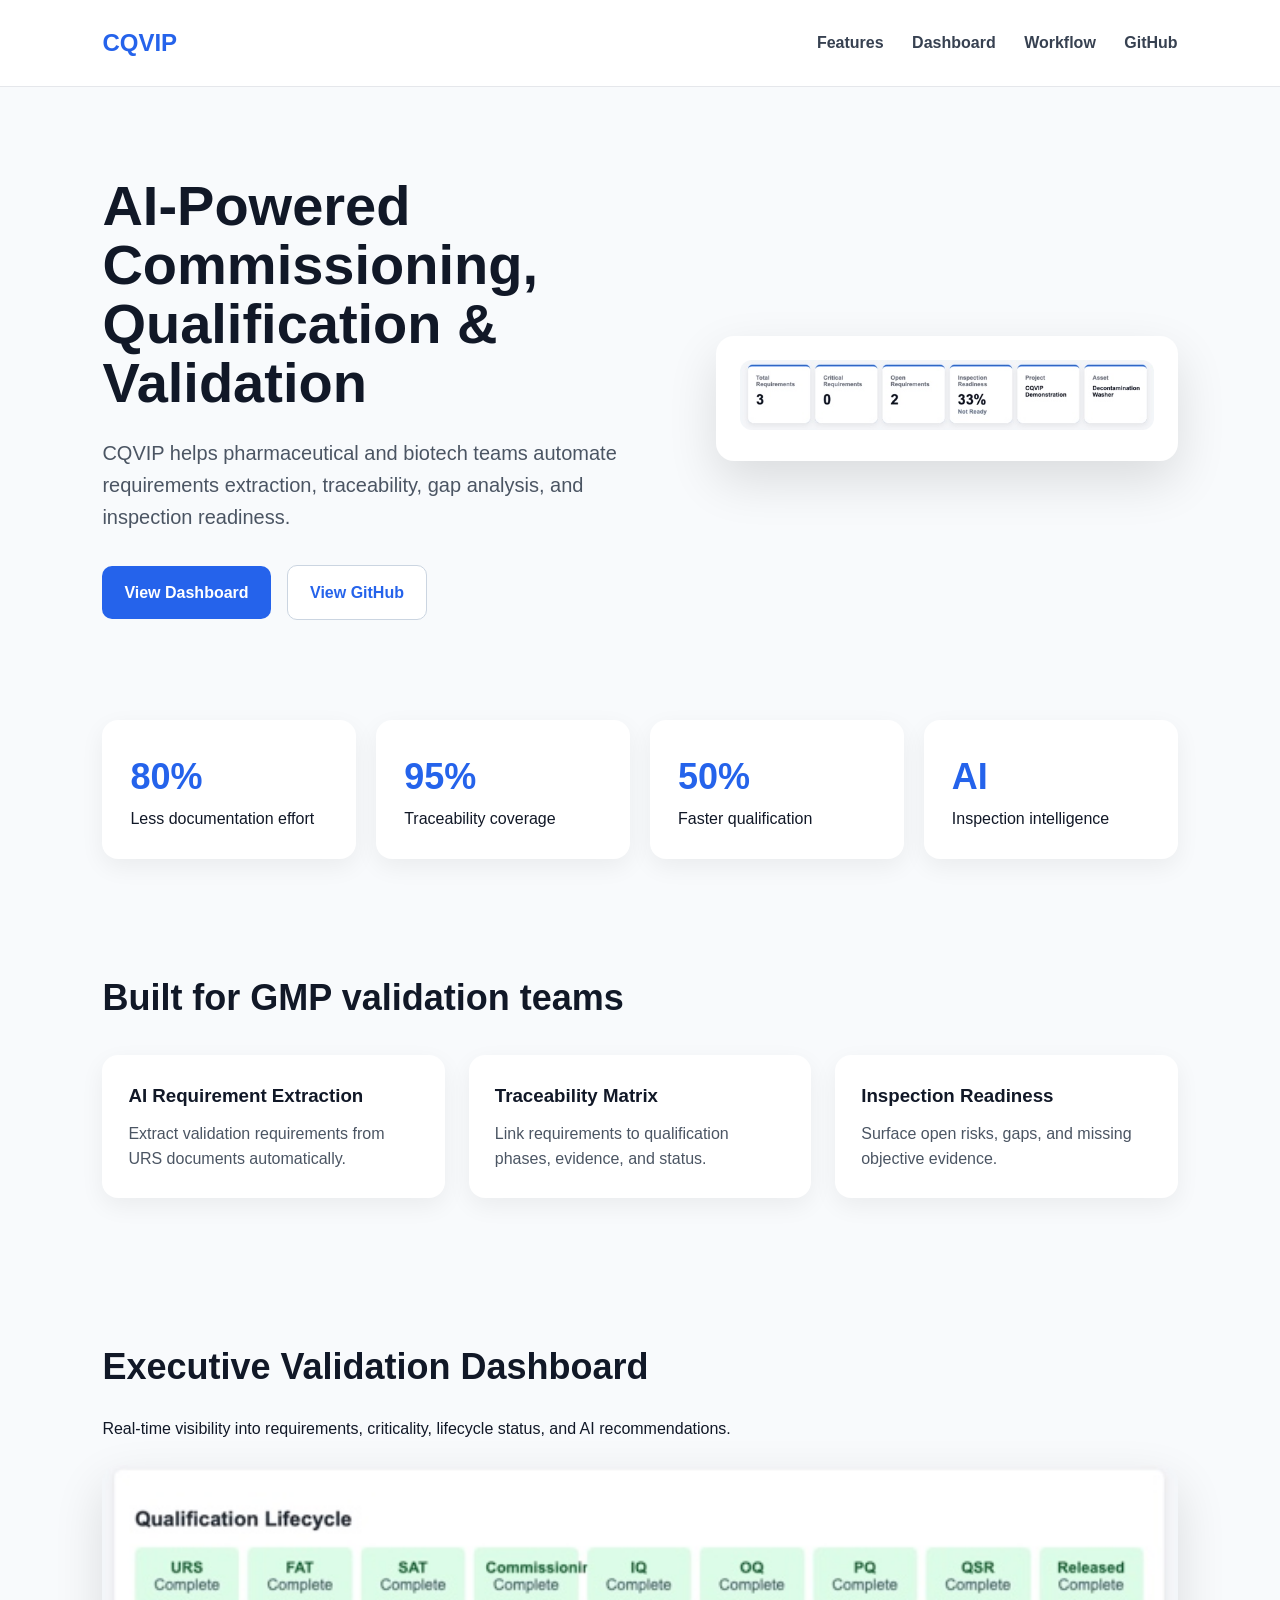
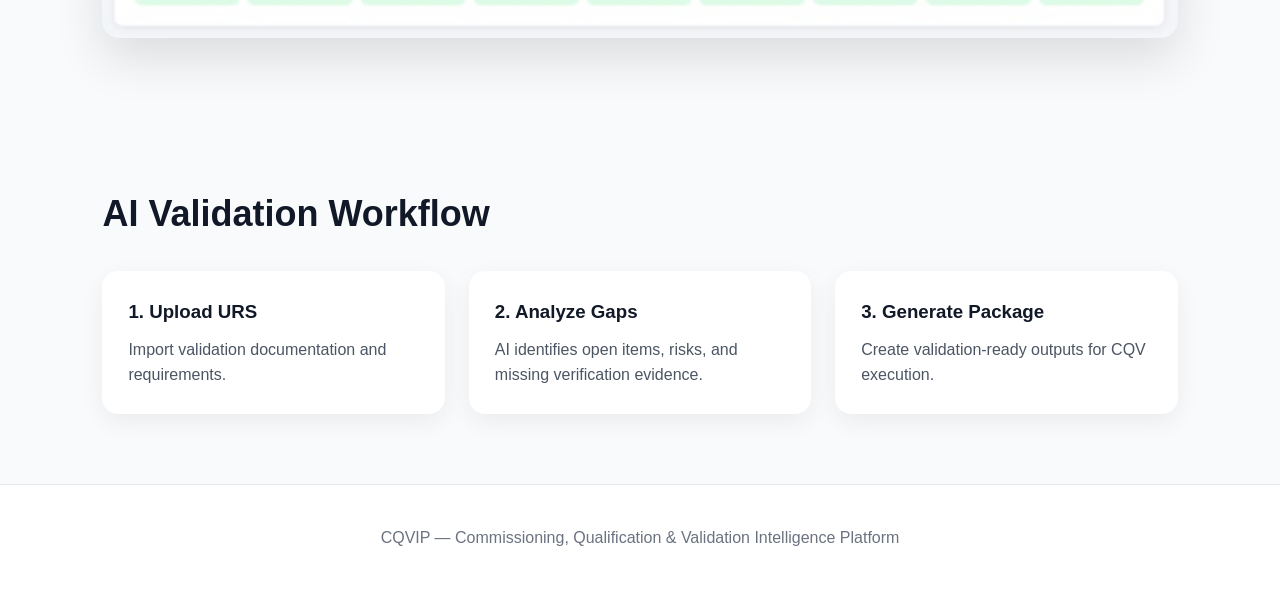
<file: index.html>
<!DOCTYPE html>
<html lang="en">
<head>
  <meta charset="UTF-8" />
  <meta name="viewport" content="width=device-width, initial-scale=1.0" />
  <title>CQVIP | AI Validation Intelligence</title>
  <style>
    * {
      box-sizing: border-box;
      margin: 0;
      padding: 0;
    }

    body {
      font-family: Arial, sans-serif;
      background: #f8fafc;
      color: #111827;
      line-height: 1.6;
    }

    header {
      padding: 24px 8%;
      display: flex;
      justify-content: space-between;
      align-items: center;
      background: white;
      border-bottom: 1px solid #e5e7eb;
      position: sticky;
      top: 0;
      z-index: 10;
    }

    .logo {
      font-size: 24px;
      font-weight: 800;
      color: #2563eb;
    }

    nav a {
      margin-left: 24px;
      text-decoration: none;
      color: #374151;
      font-weight: 600;
    }

    .hero {
      padding: 90px 8% 60px;
      display: grid;
      grid-template-columns: 1.1fr 0.9fr;
      gap: 50px;
      align-items: center;
    }

    .hero h1 {
      font-size: 56px;
      line-height: 1.05;
      margin-bottom: 24px;
    }

    .hero p {
      font-size: 20px;
      color: #4b5563;
      margin-bottom: 32px;
    }

    .buttons a {
      display: inline-block;
      padding: 14px 22px;
      border-radius: 10px;
      text-decoration: none;
      font-weight: 700;
      margin-right: 12px;
    }

    .primary {
      background: #2563eb;
      color: white;
    }

    .secondary {
      background: white;
      color: #2563eb;
      border: 1px solid #cbd5e1;
    }

    .mockup {
      background: white;
      padding: 24px;
      border-radius: 18px;
      box-shadow: 0 20px 50px rgba(0,0,0,0.12);
    }

    .mockup img {
      width: 100%;
      border-radius: 12px;
    }

    .stats {
      padding: 40px 8%;
      display: grid;
      grid-template-columns: repeat(4, 1fr);
      gap: 20px;
    }

    .stat {
      background: white;
      padding: 28px;
      border-radius: 16px;
      box-shadow: 0 8px 24px rgba(0,0,0,0.06);
    }

    .stat h2 {
      font-size: 36px;
      color: #2563eb;
    }

    .section {
      padding: 70px 8%;
    }

    .section h2 {
      font-size: 36px;
      margin-bottom: 20px;
    }

    .cards {
      display: grid;
      grid-template-columns: repeat(3, 1fr);
      gap: 24px;
      margin-top: 28px;
    }

    .card {
      background: white;
      padding: 26px;
      border-radius: 16px;
      box-shadow: 0 8px 24px rgba(0,0,0,0.06);
    }

    .card h3 {
      margin-bottom: 10px;
      color: #111827;
    }

    .card p {
      color: #4b5563;
    }

    .dashboard img {
      width: 100%;
      border-radius: 18px;
      box-shadow: 0 20px 50px rgba(0,0,0,0.12);
      margin-top: 24px;
    }

    footer {
      padding: 40px 8%;
      text-align: center;
      color: #6b7280;
      border-top: 1px solid #e5e7eb;
      background: white;
    }

    @media (max-width: 900px) {
      .hero,
      .stats,
      .cards {
        grid-template-columns: 1fr;
      }

      .hero h1 {
        font-size: 42px;
      }
    }
  </style>
</head>

<body>
  <header>
    <div class="logo">CQVIP</div>
    <nav>
      <a href="#features">Features</a>
      <a href="#dashboard">Dashboard</a>
      <a href="#workflow">Workflow</a>
      <a href="https://github.com/gjoanis/CQVIP">GitHub</a>
    </nav>
  </header>

  <section class="hero">
    <div>
      <h1>AI-Powered Commissioning, Qualification & Validation</h1>
      <p>
        CQVIP helps pharmaceutical and biotech teams automate requirements extraction,
        traceability, gap analysis, and inspection readiness.
      </p>
      <div class="buttons">
        <a class="primary" href="#dashboard">View Dashboard</a>
        <a class="secondary" href="https://github.com/gjoanis/CQVIP">View GitHub</a>
      </div>
    </div>

    <div class="mockup">
      <img src="screenshots/dashboard.png" alt="CQVIP Dashboard">
    </div>
  </section>

  <section class="stats">
    <div class="stat">
      <h2>80%</h2>
      <p>Less documentation effort</p>
    </div>
    <div class="stat">
      <h2>95%</h2>
      <p>Traceability coverage</p>
    </div>
    <div class="stat">
      <h2>50%</h2>
      <p>Faster qualification</p>
    </div>
    <div class="stat">
      <h2>AI</h2>
      <p>Inspection intelligence</p>
    </div>
  </section>

  <section id="features" class="section">
    <h2>Built for GMP validation teams</h2>

    <div class="cards">
      <div class="card">
        <h3>AI Requirement Extraction</h3>
        <p>Extract validation requirements from URS documents automatically.</p>
      </div>

      <div class="card">
        <h3>Traceability Matrix</h3>
        <p>Link requirements to qualification phases, evidence, and status.</p>
      </div>

      <div class="card">
        <h3>Inspection Readiness</h3>
        <p>Surface open risks, gaps, and missing objective evidence.</p>
      </div>
    </div>
  </section>

  <section id="dashboard" class="section dashboard">
    <h2>Executive Validation Dashboard</h2>
    <p>Real-time visibility into requirements, criticality, lifecycle status, and AI recommendations.</p>
    <img src="screenshots/executive.png" alt="CQVIP Executive Dashboard">
  </section>

  <section id="workflow" class="section">
    <h2>AI Validation Workflow</h2>

    <div class="cards">
      <div class="card">
        <h3>1. Upload URS</h3>
        <p>Import validation documentation and requirements.</p>
      </div>

      <div class="card">
        <h3>2. Analyze Gaps</h3>
        <p>AI identifies open items, risks, and missing verification evidence.</p>
      </div>

      <div class="card">
        <h3>3. Generate Package</h3>
        <p>Create validation-ready outputs for CQV execution.</p>
      </div>
    </div>
  </section>

  <footer>
    CQVIP — Commissioning, Qualification & Validation Intelligence Platform
  </footer>
</body>
</html>
</file>
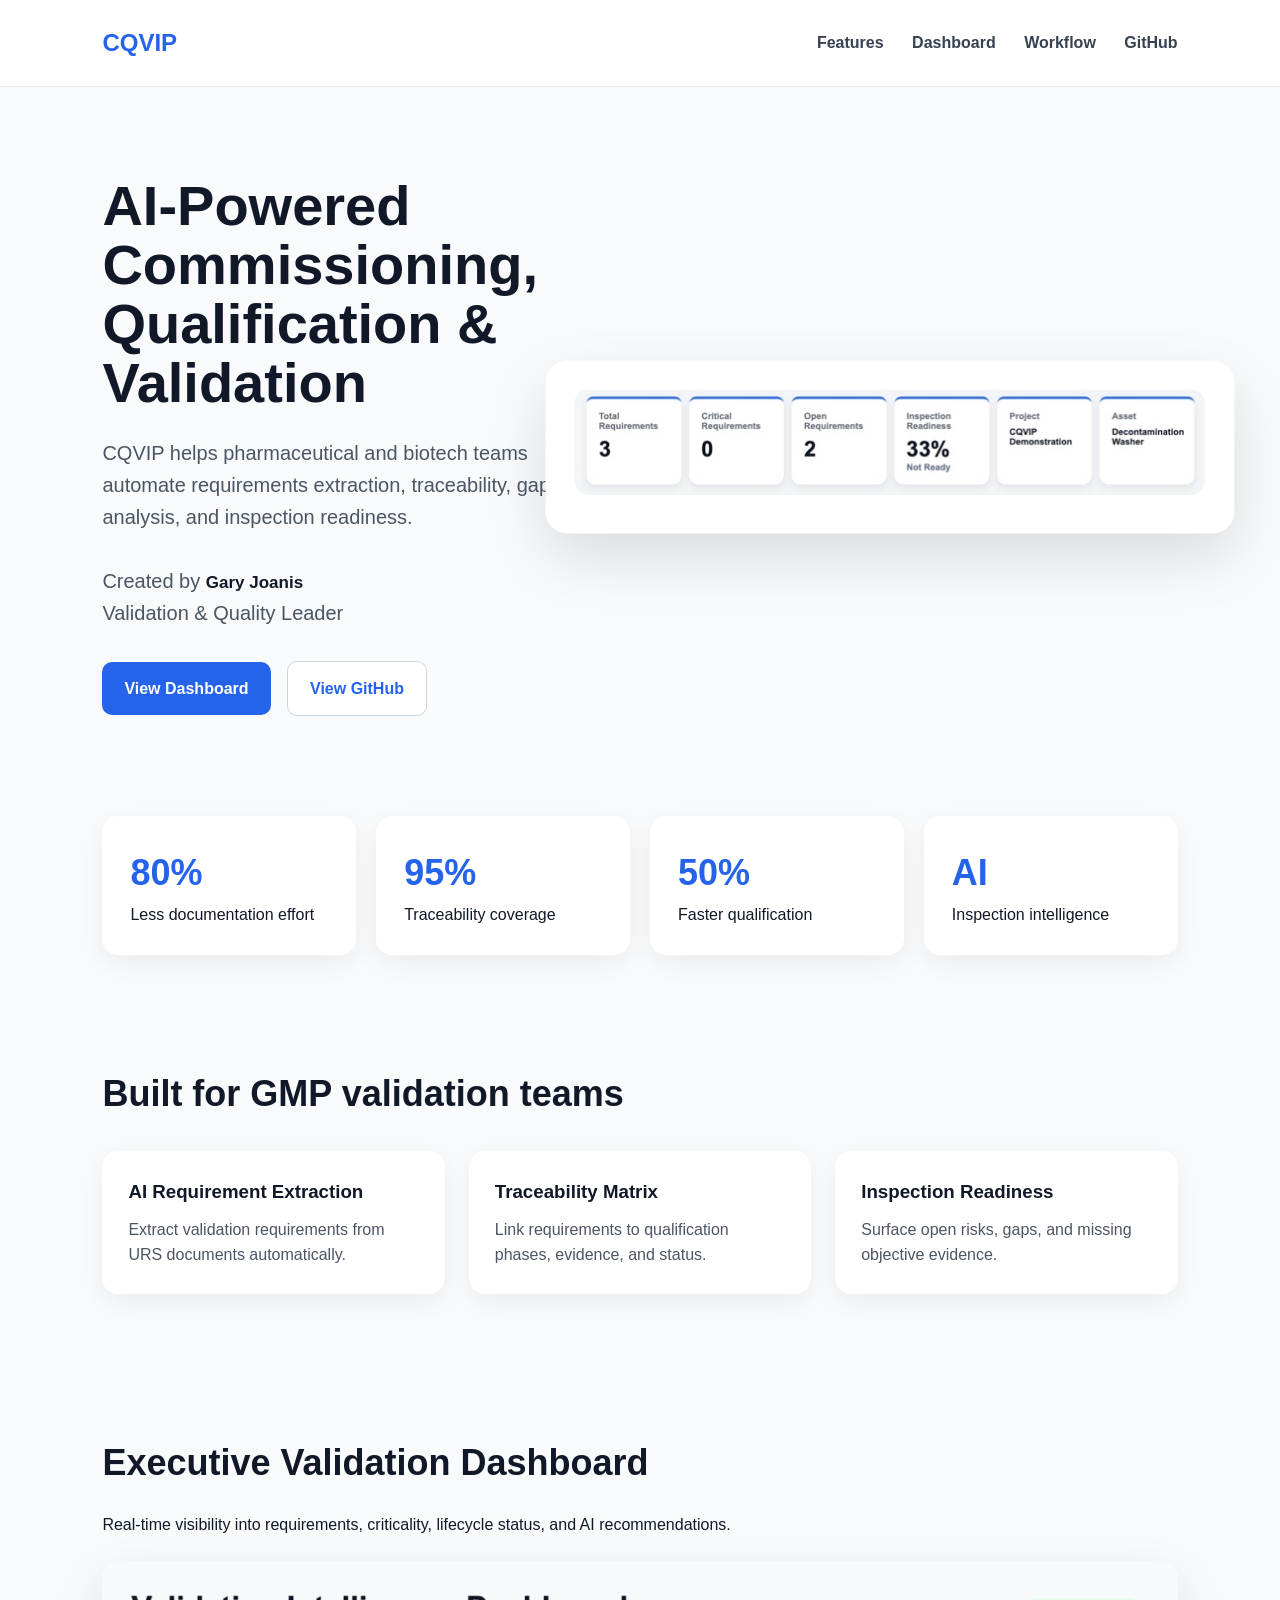
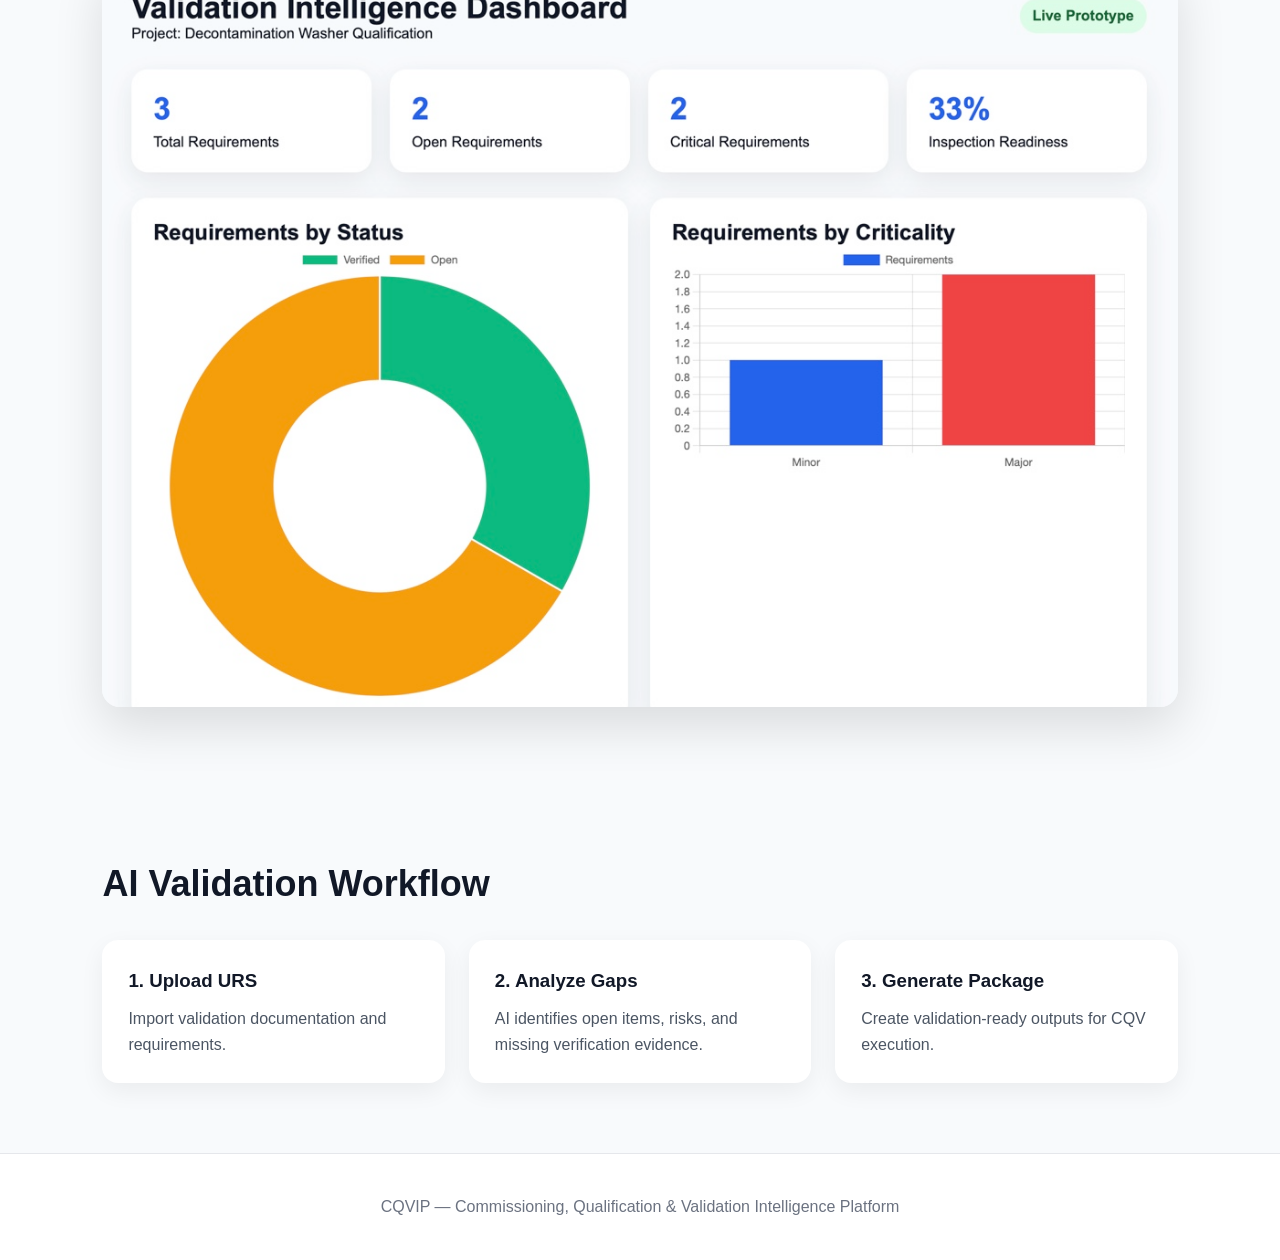
<file: docs/index.html>
<!DOCTYPE html>
<html lang="en">
<head>
  <meta charset="UTF-8" />
  <meta name="viewport" content="width=device-width, initial-scale=1.0" />
  <title>CQVIP | AI Validation Intelligence</title>
  <style>
    .founder {
margin-top: 20px;
margin-bottom: 28px;
font-size: 16px;
color: #64748b;
line-height: 1.6;
}

.founder strong {
  color: #111827;
  font-size: 17px;
}
    * {
      box-sizing: border-box;
      margin: 0;
      padding: 0;
    }

    body {
      font-family: Arial, sans-serif;
      background: #f8fafc;
      color: #111827;
      line-height: 1.6;
    }

    header {
      padding: 24px 8%;
      display: flex;
      justify-content: space-between;
      align-items: center;
      background: white;
      border-bottom: 1px solid #e5e7eb;
      position: sticky;
      top: 0;
      z-index: 10;
    }

    .logo {
      font-size: 24px;
      font-weight: 800;
      color: #2563eb;
    }

    nav a {
      margin-left: 24px;
      text-decoration: none;
      color: #374151;
      font-weight: 600;
    }

    .hero {
      padding: 90px 8% 60px;
      display: grid;
      grid-template-columns: 1.1fr 1.4fr;
      gap: 50px;
      align-items: center;
    }

    .hero h1 {
      font-size: 56px;
      line-height: 1.05;
      margin-bottom: 24px;
    }

    .hero p {
      font-size: 20px;
      color: #4b5563;
      margin-bottom: 32px;
    }

    .buttons a {
      display: inline-block;
      padding: 14px 22px;
      border-radius: 10px;
      text-decoration: none;
      font-weight: 700;
      margin-right: 12px;
    }

    .primary {
      background: #2563eb;
      color: white;
    }

    .secondary {
      background: white;
      color: #2563eb;
      border: 1px solid #cbd5e1;
    }

    .mockup {
      background: white;
      padding: 24px;
      border-radius: 18px;
      box-shadow: 0 20px 50px rgba(0,0,0,0.12);
      transform: scale(1.2);
    }

    .mockup img {
      width: 100%;
      border-radius: 12px;
    }

    .stats {
      padding: 40px 8%;
      display: grid;
      grid-template-columns: repeat(4, 1fr);
      gap: 20px;
    }

    .stat {
      background: white;
      padding: 28px;
      border-radius: 16px;
      box-shadow: 0 8px 24px rgba(0,0,0,0.06);
    }

    .stat h2 {
      font-size: 36px;
      color: #2563eb;
    }

    .section {
      padding: 70px 8%;
    }

    .section h2 {
      font-size: 36px;
      margin-bottom: 20px;
    }

    .cards {
      display: grid;
      grid-template-columns: repeat(3, 1fr);
      gap: 24px;
      margin-top: 28px;
    }

    .card {
      background: white;
      padding: 26px;
      border-radius: 16px;
      box-shadow: 0 8px 24px rgba(0,0,0,0.06);
    }

    .card h3 {
      margin-bottom: 10px;
      color: #111827;
    }

    .card p {
      color: #4b5563;
    }

    .dashboard img {
      width: 100%;
      border-radius: 18px;
      box-shadow: 0 20px 50px rgba(0,0,0,0.12);
      margin-top: 24px;
    }

    footer {
      padding: 40px 8%;
      text-align: center;
      color: #6b7280;
      border-top: 1px solid #e5e7eb;
      background: white;
    }

    @media (max-width: 900px) {
      .hero,
      .stats,
      .cards {
        grid-template-columns: 1fr;
      }

      .hero h1 {
        font-size: 42px;
      }
    }
  </style>
</head>

<body>
  <header>
    <div class="logo">CQVIP</div>
    <nav>
      <a href="#features">Features</a>
      <a href="#dashboard">Dashboard</a>
      <a href="#workflow">Workflow</a>
      <a href="https://github.com/gjoanis/CQVIP">GitHub</a>
    </nav>
  </header>

  <section class="hero">
    <div>
      <h1>AI-Powered Commissioning, Qualification & Validation</h1>
      <p>
        CQVIP helps pharmaceutical and biotech teams automate requirements extraction,
        traceability, gap analysis, and inspection readiness.
        <p class="founder">
      Created by <strong>Gary Joanis</strong><br>
      Validation & Quality Leader
    </p>

      <div class="buttons">
        <a class="primary" href="#dashboard">View Dashboard</a>
        <a class="secondary" href="https://github.com/gjoanis/CQVIP">View GitHub</a>
      </div>
    </div>

    <div class="mockup">
      <img src="screenshots/dashboard.png" alt="CQVIP Dashboard">
    </div>
  </section>

  <section class="stats">
    <div class="stat">
      <h2>80%</h2>
      <p>Less documentation effort</p>
    </div>
    <div class="stat">
      <h2>95%</h2>
      <p>Traceability coverage</p>
    </div>
    <div class="stat">
      <h2>50%</h2>
      <p>Faster qualification</p>
    </div>
    <div class="stat">
      <h2>AI</h2>
      <p>Inspection intelligence</p>
    </div>
  </section>

  <section id="features" class="section">
    <h2>Built for GMP validation teams</h2>

    <div class="cards">
      <div class="card">
        <h3>AI Requirement Extraction</h3>
        <p>Extract validation requirements from URS documents automatically.</p>
      </div>

      <div class="card">
        <h3>Traceability Matrix</h3>
        <p>Link requirements to qualification phases, evidence, and status.</p>
      </div>

      <div class="card">
        <h3>Inspection Readiness</h3>
        <p>Surface open risks, gaps, and missing objective evidence.</p>
      </div>
    </div>
  </section>

  <section id="dashboard" class="section dashboard">
    <h2>Executive Validation Dashboard</h2>
    <p>Real-time visibility into requirements, criticality, lifecycle status, and AI recommendations.</p>
    <img src="screenshots/executive.png" alt="CQVIP Executive Dashboard">
  </section>

  <section id="workflow" class="section">
    <h2>AI Validation Workflow</h2>

    <div class="cards">
      <div class="card">
        <h3>1. Upload URS</h3>
        <p>Import validation documentation and requirements.</p>
      </div>

      <div class="card">
        <h3>2. Analyze Gaps</h3>
        <p>AI identifies open items, risks, and missing verification evidence.</p>
      </div>

      <div class="card">
        <h3>3. Generate Package</h3>
        <p>Create validation-ready outputs for CQV execution.</p>
      </div>
    </div>
  </section>

  <footer>
    CQVIP — Commissioning, Qualification & Validation Intelligence Platform
  </footer>
</body>
</html>
</file>
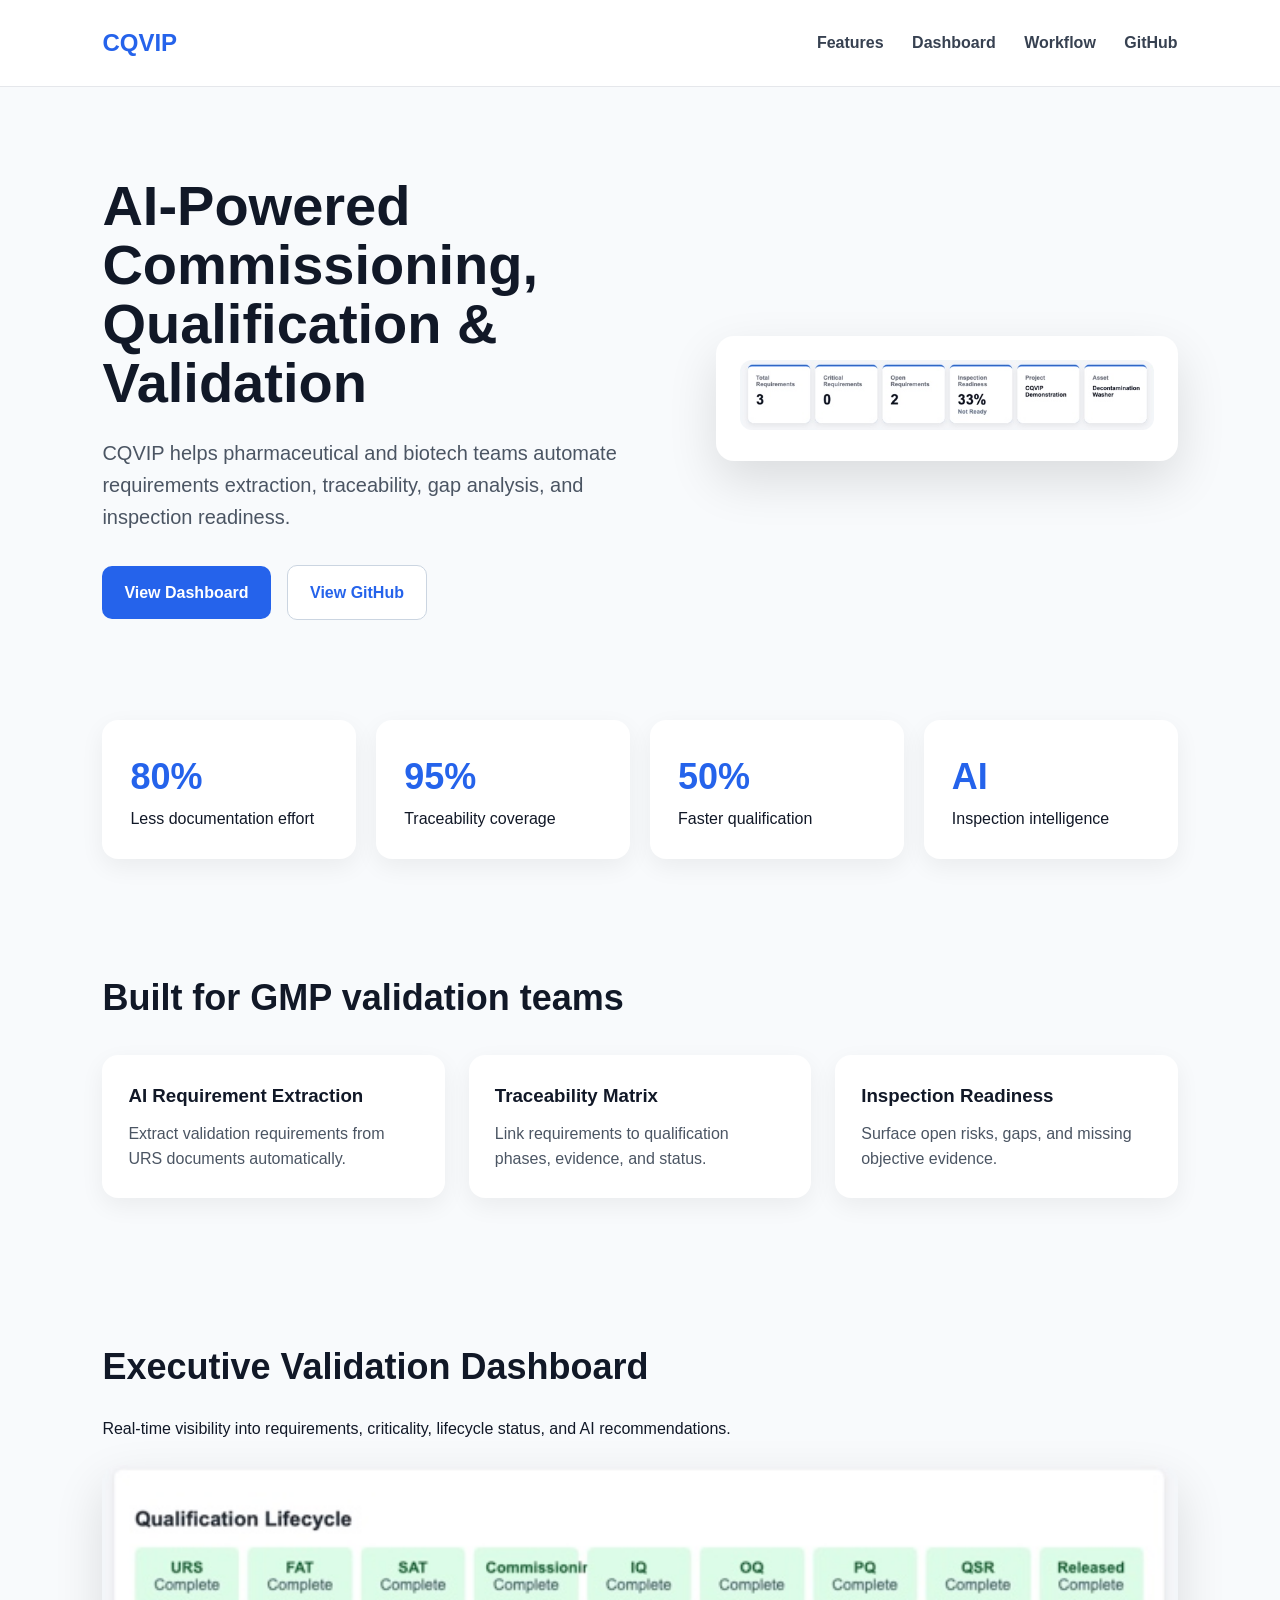
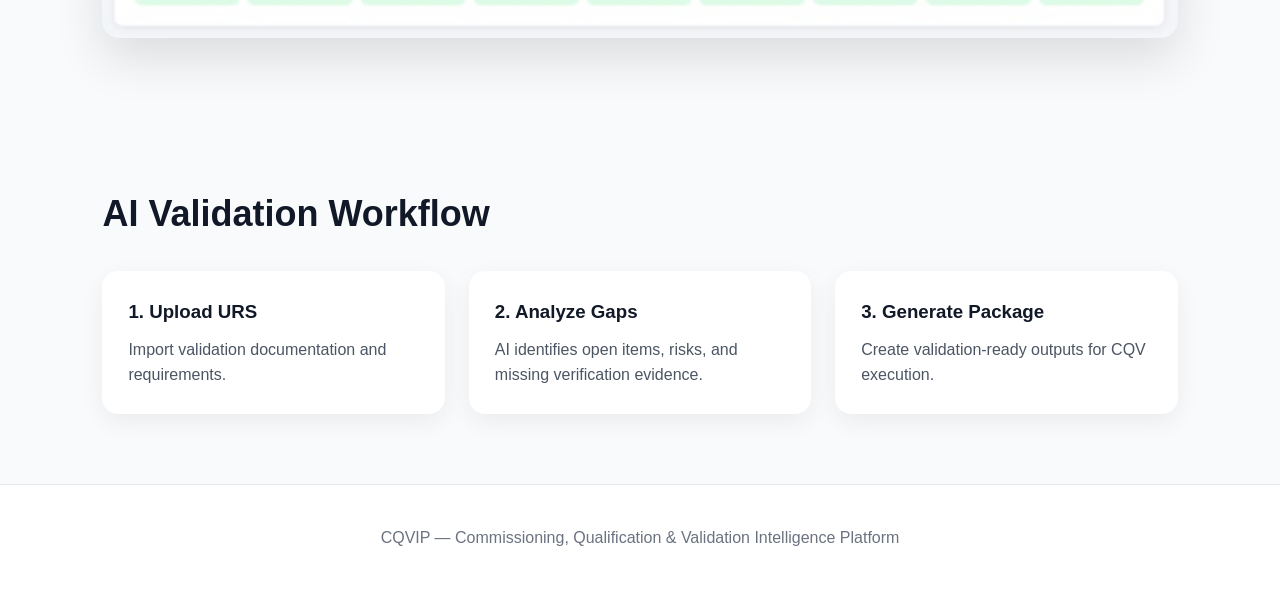
<file: web/templates/index.html>
<!DOCTYPE html>
<html lang="en">
<head>
  <meta charset="UTF-8" />
  <meta name="viewport" content="width=device-width, initial-scale=1.0" />
  <title>CQVIP | AI Validation Intelligence</title>
  <style>
    * {
      box-sizing: border-box;
      margin: 0;
      padding: 0;
    }

    body {
      font-family: Arial, sans-serif;
      background: #f8fafc;
      color: #111827;
      line-height: 1.6;
    }

    header {
      padding: 24px 8%;
      display: flex;
      justify-content: space-between;
      align-items: center;
      background: white;
      border-bottom: 1px solid #e5e7eb;
      position: sticky;
      top: 0;
      z-index: 10;
    }

    .logo {
      font-size: 24px;
      font-weight: 800;
      color: #2563eb;
    }

    nav a {
      margin-left: 24px;
      text-decoration: none;
      color: #374151;
      font-weight: 600;
    }

    .hero {
      padding: 90px 8% 60px;
      display: grid;
      grid-template-columns: 1.1fr 0.9fr;
      gap: 50px;
      align-items: center;
    }

    .hero h1 {
      font-size: 56px;
      line-height: 1.05;
      margin-bottom: 24px;
    }

    .hero p {
      font-size: 20px;
      color: #4b5563;
      margin-bottom: 32px;
    }

    .buttons a {
      display: inline-block;
      padding: 14px 22px;
      border-radius: 10px;
      text-decoration: none;
      font-weight: 700;
      margin-right: 12px;
    }

    .primary {
      background: #2563eb;
      color: white;
    }

    .secondary {
      background: white;
      color: #2563eb;
      border: 1px solid #cbd5e1;
    }

    .mockup {
      background: white;
      padding: 24px;
      border-radius: 18px;
      box-shadow: 0 20px 50px rgba(0,0,0,0.12);
    }

    .mockup img {
      width: 100%;
      border-radius: 12px;
    }

    .stats {
      padding: 40px 8%;
      display: grid;
      grid-template-columns: repeat(4, 1fr);
      gap: 20px;
    }

    .stat {
      background: white;
      padding: 28px;
      border-radius: 16px;
      box-shadow: 0 8px 24px rgba(0,0,0,0.06);
    }

    .stat h2 {
      font-size: 36px;
      color: #2563eb;
    }

    .section {
      padding: 70px 8%;
    }

    .section h2 {
      font-size: 36px;
      margin-bottom: 20px;
    }

    .cards {
      display: grid;
      grid-template-columns: repeat(3, 1fr);
      gap: 24px;
      margin-top: 28px;
    }

    .card {
      background: white;
      padding: 26px;
      border-radius: 16px;
      box-shadow: 0 8px 24px rgba(0,0,0,0.06);
    }

    .card h3 {
      margin-bottom: 10px;
      color: #111827;
    }

    .card p {
      color: #4b5563;
    }

    .dashboard img {
      width: 100%;
      border-radius: 18px;
      box-shadow: 0 20px 50px rgba(0,0,0,0.12);
      margin-top: 24px;
    }

    footer {
      padding: 40px 8%;
      text-align: center;
      color: #6b7280;
      border-top: 1px solid #e5e7eb;
      background: white;
    }

    @media (max-width: 900px) {
      .hero,
      .stats,
      .cards {
        grid-template-columns: 1fr;
      }

      .hero h1 {
        font-size: 42px;
      }
    }
  </style>
</head>

<body>
  <header>
    <div class="logo">CQVIP</div>
    <nav>
      <a href="#features">Features</a>
      <a href="#dashboard">Dashboard</a>
      <a href="#workflow">Workflow</a>
      <a href="https://github.com/gjoanis/CQVIP">GitHub</a>
    </nav>
  </header>

  <section class="hero">
    <div>
      <h1>AI-Powered Commissioning, Qualification & Validation</h1>
      <p>
        CQVIP helps pharmaceutical and biotech teams automate requirements extraction,
        traceability, gap analysis, and inspection readiness.
      </p>
      <div class="buttons">
        <a class="primary" href="/dashboard">View Dashboard</a>
        <a class="secondary" href="https://github.com/gjoanis/CQVIP">View GitHub</a>
      </div>
    </div>

    <div class="mockup">
      <img src="/screenshots/dashboard.png" alt="CQVIP Dashboard">
    </div>
  </section>

  <section class="stats">
    <div class="stat">
      <h2>80%</h2>
      <p>Less documentation effort</p>
    </div>
    <div class="stat">
      <h2>95%</h2>
      <p>Traceability coverage</p>
    </div>
    <div class="stat">
      <h2>50%</h2>
      <p>Faster qualification</p>
    </div>
    <div class="stat">
      <h2>AI</h2>
      <p>Inspection intelligence</p>
    </div>
  </section>

  <section id="features" class="section">
    <h2>Built for GMP validation teams</h2>

    <div class="cards">
      <div class="card">
        <h3>AI Requirement Extraction</h3>
        <p>Extract validation requirements from URS documents automatically.</p>
      </div>

      <div class="card">
        <h3>Traceability Matrix</h3>
        <p>Link requirements to qualification phases, evidence, and status.</p>
      </div>

      <div class="card">
        <h3>Inspection Readiness</h3>
        <p>Surface open risks, gaps, and missing objective evidence.</p>
      </div>
    </div>
  </section>

  <section id="dashboard" class="section dashboard">
    <h2>Executive Validation Dashboard</h2>
    <p>Real-time visibility into requirements, criticality, lifecycle status, and AI recommendations.</p>
    <img src="/screenshots/executive.png" alt="CQVIP Executive Dashboard">
  </section>

  <section id="workflow" class="section">
    <h2>AI Validation Workflow</h2>

    <div class="cards">
      <div class="card">
        <h3>1. Upload URS</h3>
        <p>Import validation documentation and requirements.</p>
      </div>

      <div class="card">
        <h3>2. Analyze Gaps</h3>
        <p>AI identifies open items, risks, and missing verification evidence.</p>
      </div>

      <div class="card">
        <h3>3. Generate Package</h3>
        <p>Create validation-ready outputs for CQV execution.</p>
      </div>
    </div>
  </section>

  <footer>
    CQVIP — Commissioning, Qualification & Validation Intelligence Platform
  </footer>
</body>
</html>
</file>
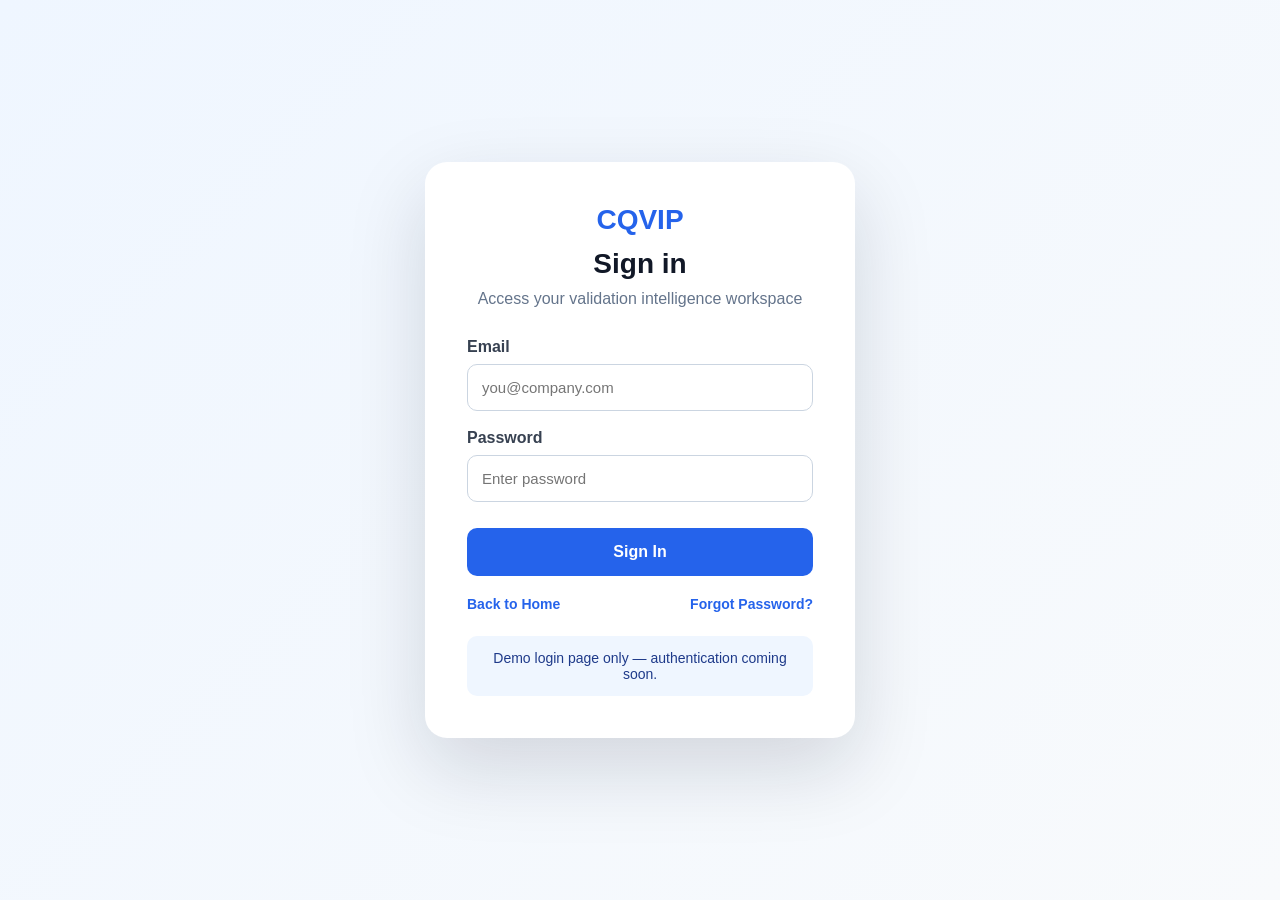
<file: docs/login.html>
<!DOCTYPE html>
<html lang="en">
<head>
  <meta charset="UTF-8" />
  <meta name="viewport" content="width=device-width, initial-scale=1.0" />
  <title>CQVIP Login</title>

  <style>
    * {
      box-sizing: border-box;
      margin: 0;
      padding: 0;
    }

    body {
      font-family: Arial, sans-serif;
      background: linear-gradient(135deg, #eff6ff, #f8fafc);
      color: #111827;
      min-height: 100vh;
      display: flex;
      align-items: center;
      justify-content: center;
      padding: 24px;
    }

    .login-card {
      width: 100%;
      max-width: 430px;
      background: white;
      padding: 42px;
      border-radius: 22px;
      box-shadow: 0 30px 80px rgba(15, 23, 42, 0.15);
    }

    .logo {
      font-size: 28px;
      font-weight: 800;
      color: #2563eb;
      margin-bottom: 12px;
      text-align: center;
    }

    h1 {
      text-align: center;
      font-size: 28px;
      margin-bottom: 10px;
    }

    .subtitle {
      text-align: center;
      color: #64748b;
      margin-bottom: 30px;
    }

    label {
      display: block;
      font-weight: 700;
      margin-bottom: 8px;
      color: #374151;
    }

    input {
      width: 100%;
      padding: 14px;
      border: 1px solid #cbd5e1;
      border-radius: 10px;
      margin-bottom: 18px;
      font-size: 15px;
    }

    button {
      width: 100%;
      padding: 15px;
      background: #2563eb;
      color: white;
      border: none;
      border-radius: 10px;
      font-size: 16px;
      font-weight: 800;
      cursor: pointer;
      margin-top: 8px;
    }

    button:hover {
      background: #1d4ed8;
    }

    .links {
      display: flex;
      justify-content: space-between;
      margin-top: 20px;
      font-size: 14px;
    }

    .links a {
      color: #2563eb;
      text-decoration: none;
      font-weight: 700;
    }

    .demo-note {
      margin-top: 24px;
      padding: 14px;
      background: #eff6ff;
      border-radius: 10px;
      color: #1e3a8a;
      font-size: 14px;
      text-align: center;
    }
  </style>
</head>

<body>
  <div class="login-card">
    <div class="logo">CQVIP</div>

    <h1>Sign in</h1>
    <p class="subtitle">Access your validation intelligence workspace</p>

    <form>
      <label>Email</label>
      <input type="email" placeholder="you@company.com" />

      <label>Password</label>
      <input type="password" placeholder="Enter password" />

      <button type="button" onclick="window.location.href='index.html#dashboard'">
        Sign In
      </button>
    </form>

    <div class="links">
      <a href="index.html">Back to Home</a>
      <a href="#">Forgot Password?</a>
    </div>

    <div class="demo-note">
      Demo login page only — authentication coming soon.
    </div>
  </div>
</body>
</html>
</file>
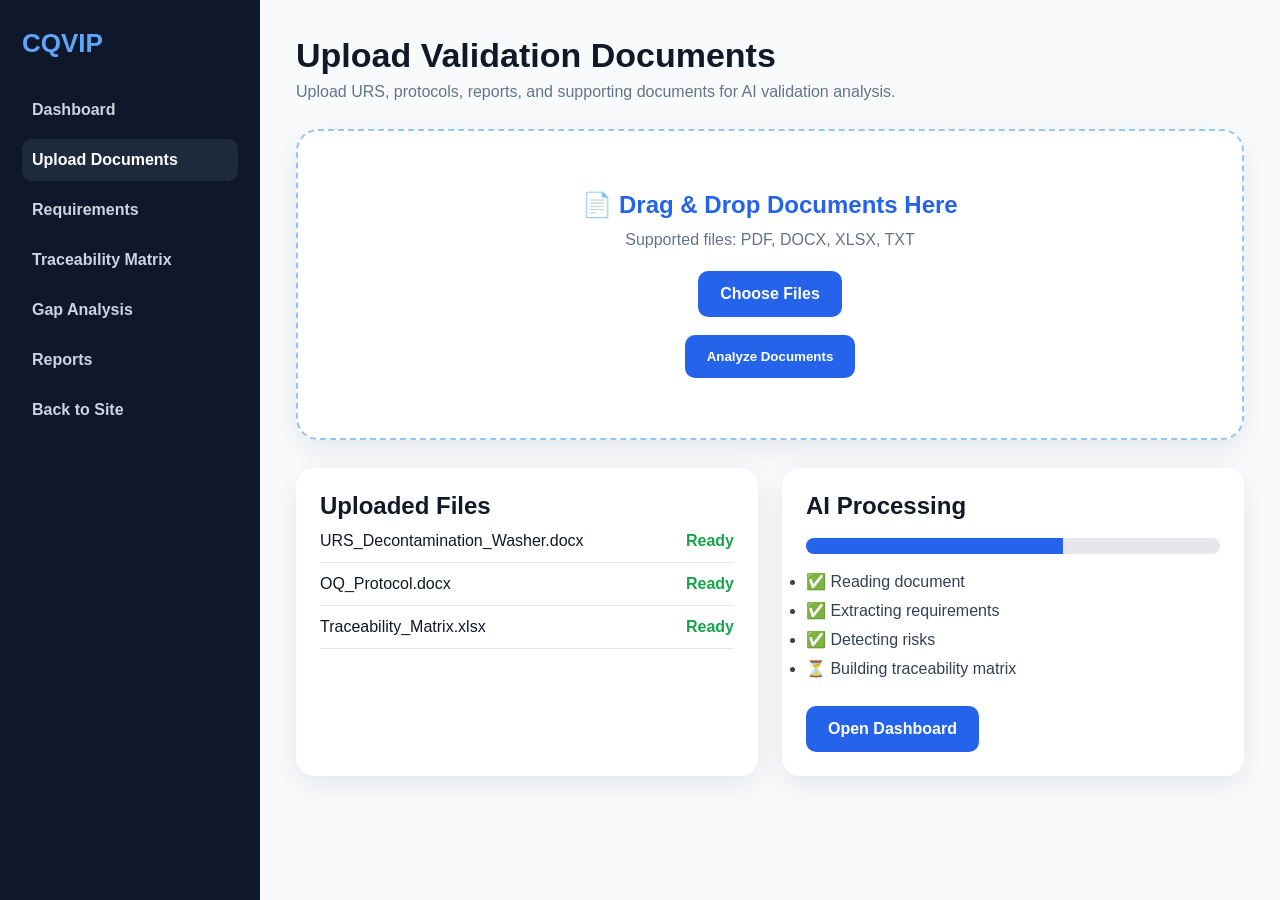
<file: docs/upload.html>
<!DOCTYPE html>
<html lang="en">
<head>
  <meta charset="UTF-8" />
  <meta name="viewport" content="width=device-width, initial-scale=1.0" />
  <title>CQVIP Upload Documents</title>

  <style>
    * { box-sizing: border-box; margin: 0; padding: 0; }

    body {
      font-family: Arial, sans-serif;
      background: #f8fafc;
      color: #111827;
      display: flex;
      min-height: 100vh;
    }

    aside {
      width: 260px;
      background: #0f172a;
      color: white;
      padding: 28px 22px;
    }

    .logo {
      font-size: 26px;
      font-weight: 800;
      color: #60a5fa;
      margin-bottom: 30px;
    }

    aside a {
      display: block;
      color: #cbd5e1;
      text-decoration: none;
      padding: 12px 10px;
      border-radius: 10px;
      margin-bottom: 8px;
      font-weight: 700;
    }

    aside a.active,
    aside a:hover {
      background: #1e293b;
      color: white;
    }

    main {
      flex: 1;
      padding: 36px;
    }

    h1 {
      font-size: 34px;
      margin-bottom: 8px;
    }

    .subtitle {
      color: #64748b;
      margin-bottom: 28px;
    }

    .upload-box {
      background: white;
      border: 2px dashed #93c5fd;
      border-radius: 22px;
      padding: 60px;
      text-align: center;
      box-shadow: 0 10px 30px rgba(15,23,42,.08);
      margin-bottom: 28px;
    }

    .upload-box h2 {
      color: #2563eb;
      margin-bottom: 12px;
    }

    .upload-box p {
      color: #64748b;
      margin-bottom: 22px;
    }

    input[type="file"] {
      display: none;
    }

    .btn {
      display: inline-block;
      background: #2563eb;
      color: white;
      padding: 14px 22px;
      border-radius: 10px;
      font-weight: 800;
      cursor: pointer;
      text-decoration: none;
      border: none;
    }

    .grid {
      display: grid;
      grid-template-columns: 1fr 1fr;
      gap: 24px;
      margin-bottom: 28px;
    }

    .card {
      background: white;
      padding: 24px;
      border-radius: 18px;
      box-shadow: 0 10px 30px rgba(15,23,42,.08);
    }

    .file-item {
      display: flex;
      justify-content: space-between;
      padding: 12px 0;
      border-bottom: 1px solid #e5e7eb;
    }

    .status {
      color: #16a34a;
      font-weight: 800;
    }

    .progress-bar {
      background: #e5e7eb;
      height: 16px;
      border-radius: 999px;
      overflow: hidden;
      margin: 18px 0;
    }

    .progress {
      width: 62%;
      height: 100%;
      background: #2563eb;
    }

    li {
      margin: 10px 0;
      color: #334155;
    }

    @media (max-width: 900px) {
      body { flex-direction: column; }
      aside { width: 100%; }
      .grid { grid-template-columns: 1fr; }
    }
  </style>
</head>

<body>
  <aside>
    <div class="logo">CQVIP</div>
    <a href="dashboard.html">Dashboard</a>
    <a class="active" href="upload.html">Upload Documents</a>
    <a href="#">Requirements</a>
    <a href="#">Traceability Matrix</a>
    <a href="#">Gap Analysis</a>
    <a href="#">Reports</a>
    <a href="index.html">Back to Site</a>
  </aside>

  <main>
    <h1>Upload Validation Documents</h1>
    <p class="subtitle">Upload URS, protocols, reports, and supporting documents for AI validation analysis.</p>

    <section class="upload-box">
      <h2>📄 Drag & Drop Documents Here</h2>
      <p>Supported files: PDF, DOCX, XLSX, TXT</p>

      <label class="btn" for="fileUpload">Choose Files</label>
      <input id="fileUpload" type="file" multiple />
      <br><br>
      <button class="btn" onclick="uploadFile()">Analyze Documents</button>
    </section>
    <section class="grid">
      <div class="card">
        <h2>Uploaded Files</h2>

        <div class="file-item">
          <span>URS_Decontamination_Washer.docx</span>
          <span class="status">Ready</span>
        </div>

        <div class="file-item">
          <span>OQ_Protocol.docx</span>
          <span class="status">Ready</span>
        </div>

        <div class="file-item">
          <span>Traceability_Matrix.xlsx</span>
          <span class="status">Ready</span>
        </div>
      </div>

      <div class="card">
        <h2>AI Processing</h2>

        <div class="progress-bar">
          <div class="progress"></div>
        </div>

        <ul>
          <li>✅ Reading document</li>
          <li>✅ Extracting requirements</li>
          <li>✅ Detecting risks</li>
          <li>⏳ Building traceability matrix</li>
        </ul>

        <br>

        <a class="btn" href="dashboard.html">Open Dashboard</a>
      </div>
    </section>
  </main>
<script>
  async function uploadFile() {
    const input = document.getElementById("fileUpload");

    if (!input.files.length) {
      alert("Please choose a file first.");
      return;
    }

    const formData = new FormData();
    formData.append("file", input.files[0]);

    const response = await fetch("http://127.0.0.1:8000/upload-document", {
      method: "POST",
      body: formData
    });

    const result = await response.json();

    alert(result.message + ": " + result.filename);
  }
</script>
</body>
</html>
</file>
